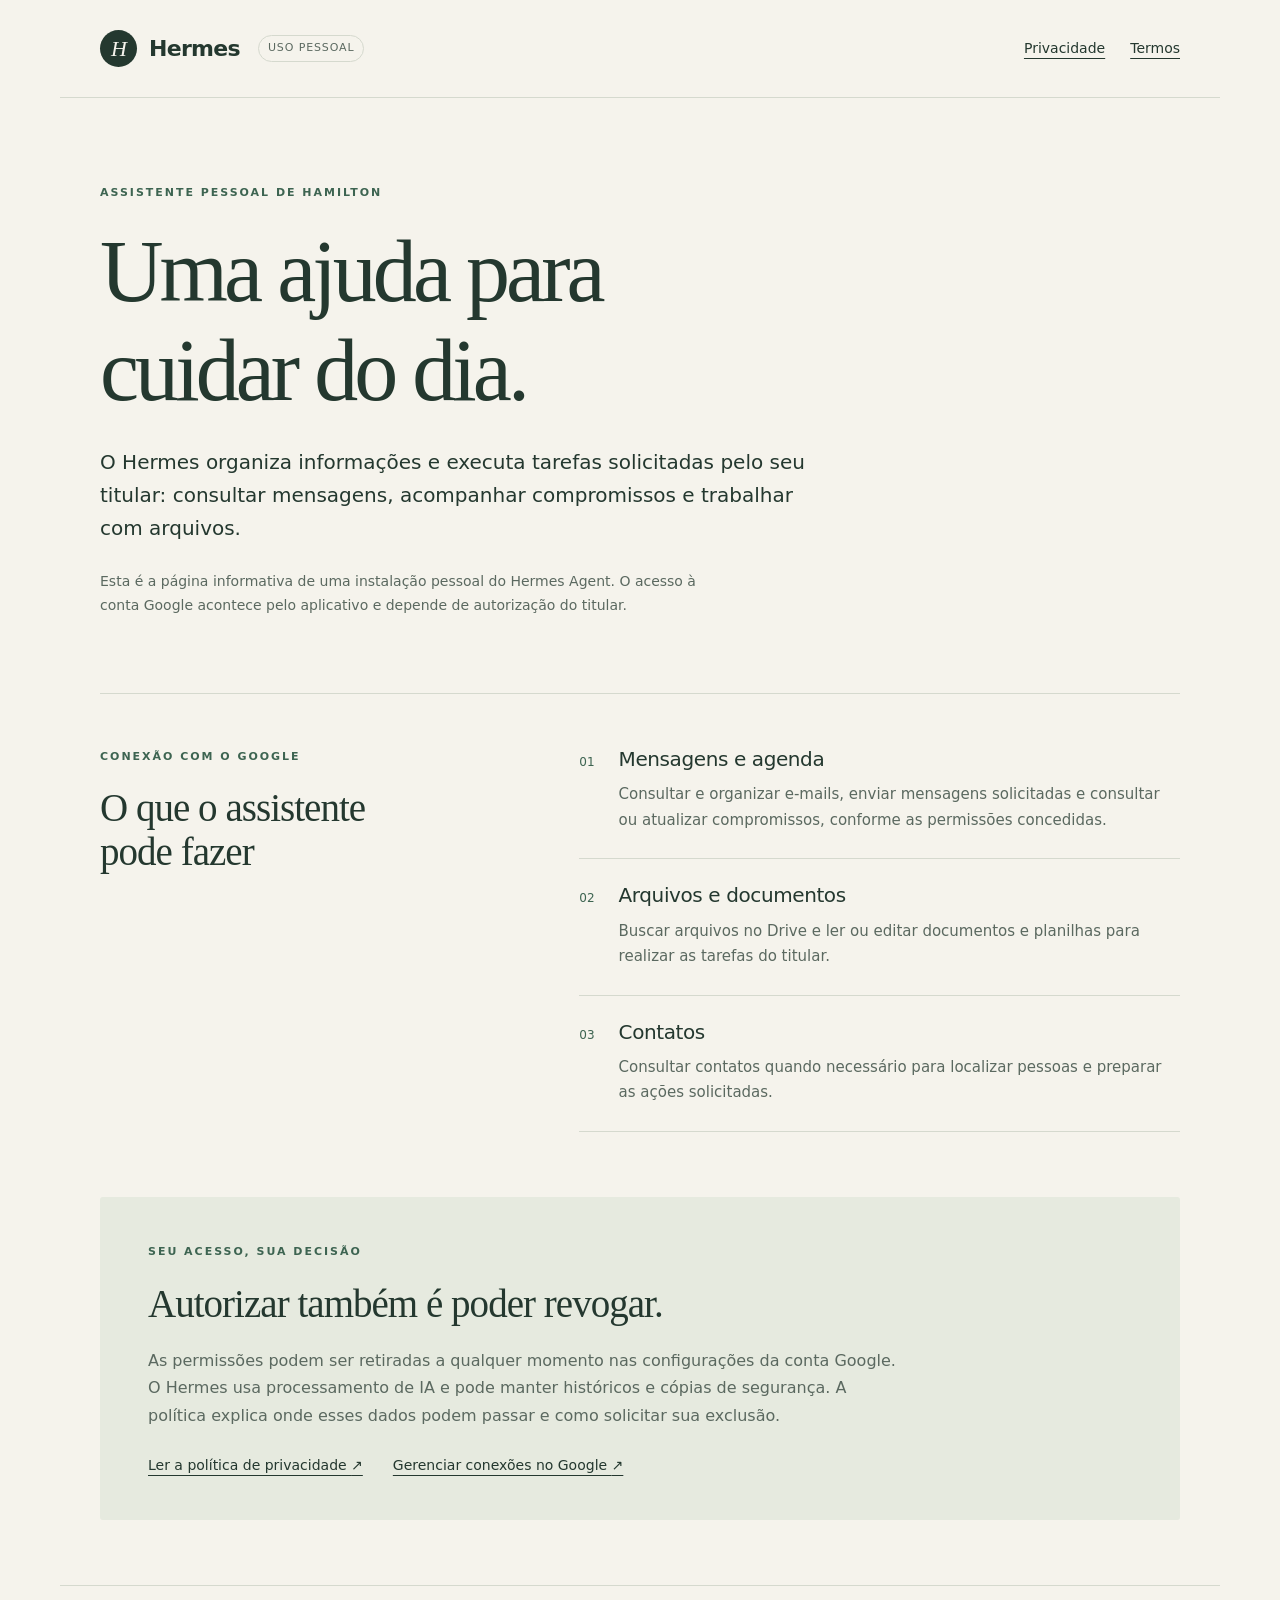
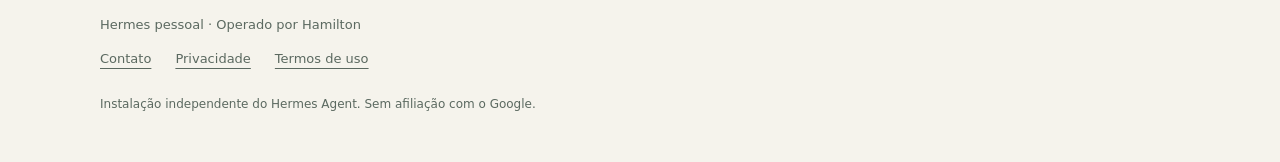
<file: index.html>
<!doctype html>
<html lang="pt-BR">
<head>
  <meta charset="utf-8">
  <meta name="google-site-verification" content="SHvEcRaTYpYt4z2JIRTWUR8QS0__4u2CJapZ5NKGwJQ">
  <meta name="viewport" content="width=device-width,initial-scale=1">
  <meta name="description" content="Hermes: assistente pessoal de Hamilton para organizar mensagens, agenda e documentos com autorização do titular.">
  <title>Hermes · Assistente pessoal</title>
  <link rel="stylesheet" href="style.css">
</head>
<body>
  <header><a class="brand" href="./" aria-label="Hermes, início"><span class="mark" aria-hidden="true">H</span>Hermes<span class="label">uso pessoal</span></a><nav aria-label="Navegação"><a href="privacidade.html">Privacidade</a><a href="termos.html">Termos</a></nav></header>
  <main>
    <section class="intro"><p class="eyebrow">ASSISTENTE PESSOAL DE HAMILTON</p><h1>Uma ajuda para<br>cuidar do dia.</h1><p class="lead">O Hermes organiza informações e executa tarefas solicitadas pelo seu titular: consultar mensagens, acompanhar compromissos e trabalhar com arquivos.</p><p class="note">Esta é a página informativa de uma instalação pessoal do Hermes Agent. O acesso à conta Google acontece pelo aplicativo e depende de autorização do titular.</p></section>
    <section class="services" aria-labelledby="services-title"><div><p class="eyebrow">CONEXÃO COM O GOOGLE</p><h2 id="services-title">O que o assistente pode fazer</h2></div><div class="rows"><article><span class="number">01</span><div><h3>Mensagens e agenda</h3><p>Consultar e organizar e-mails, enviar mensagens solicitadas e consultar ou atualizar compromissos, conforme as permissões concedidas.</p></div></article><article><span class="number">02</span><div><h3>Arquivos e documentos</h3><p>Buscar arquivos no Drive e ler ou editar documentos e planilhas para realizar as tarefas do titular.</p></div></article><article><span class="number">03</span><div><h3>Contatos</h3><p>Consultar contatos quando necessário para localizar pessoas e preparar as ações solicitadas.</p></div></article></div></section>
    <section class="control"><p class="eyebrow">SEU ACESSO, SUA DECISÃO</p><h2>Autorizar também é poder revogar.</h2><p>As permissões podem ser retiradas a qualquer momento nas configurações da conta Google. O Hermes usa processamento de IA e pode manter históricos e cópias de segurança. A política explica onde esses dados podem passar e como solicitar sua exclusão.</p><div class="links"><a href="privacidade.html">Ler a política de privacidade <span aria-hidden="true">↗</span></a><a href="https://myaccount.google.com/connections">Gerenciar conexões no Google <span aria-hidden="true">↗</span></a></div></section>
  </main>
  <footer><p>Hermes pessoal · Operado por Hamilton</p><div><a href="mailto:skym3@proton.me">Contato</a><a href="privacidade.html">Privacidade</a><a href="termos.html">Termos de uso</a></div><p class="small">Instalação independente do Hermes Agent. Sem afiliação com o Google.</p></footer>
</body>
</html>
</file>
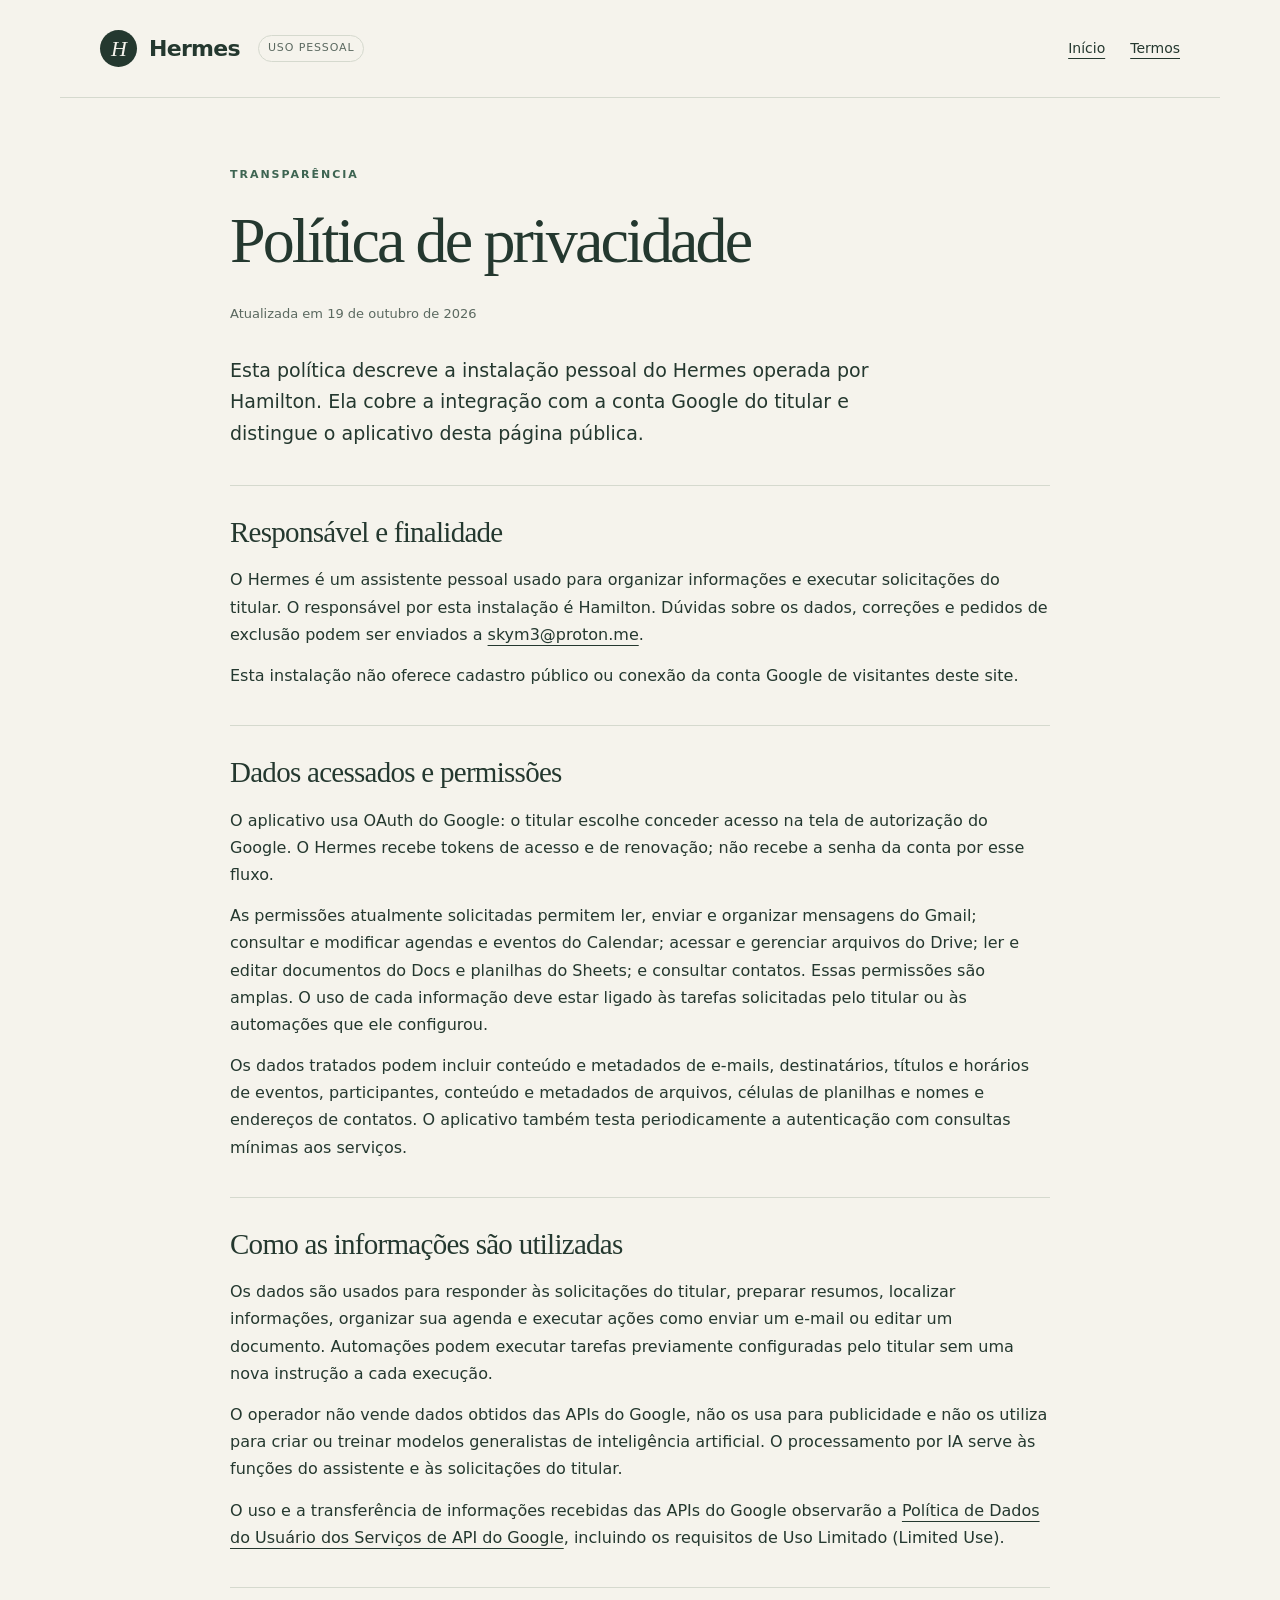
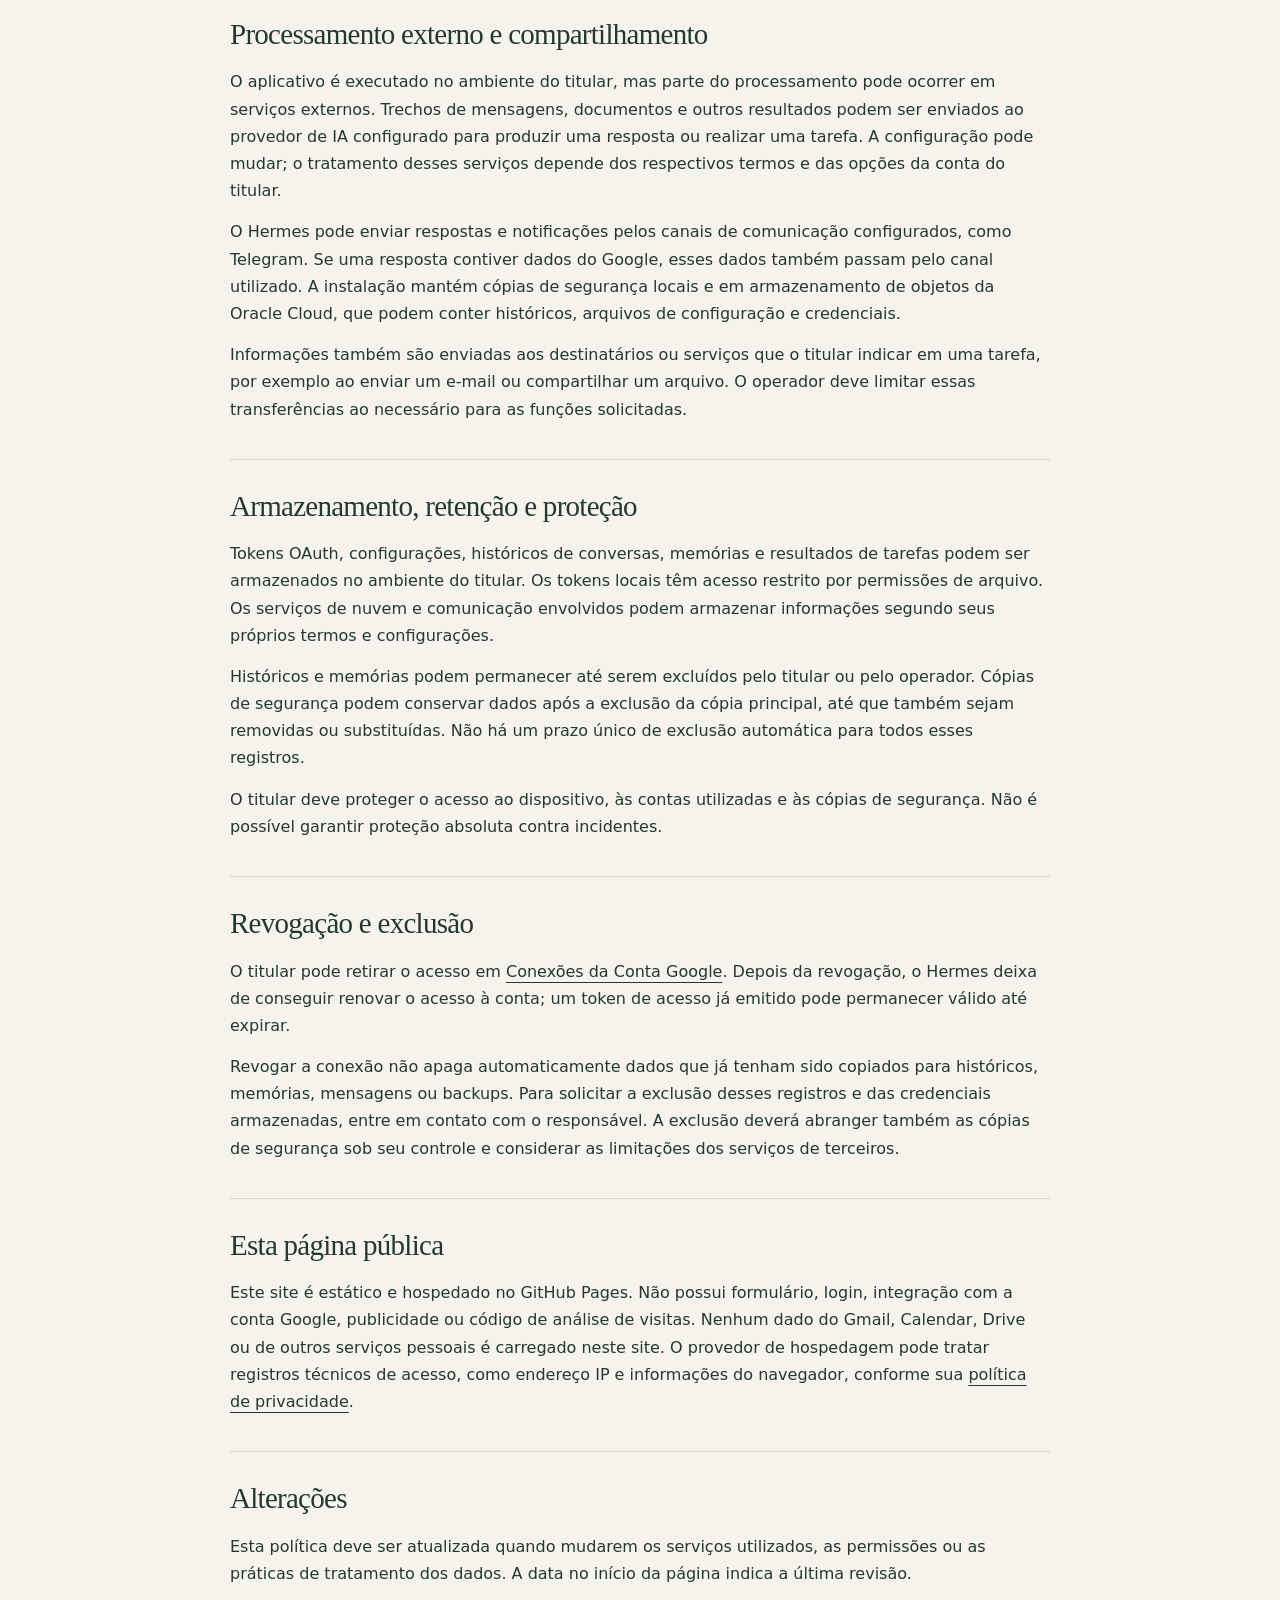
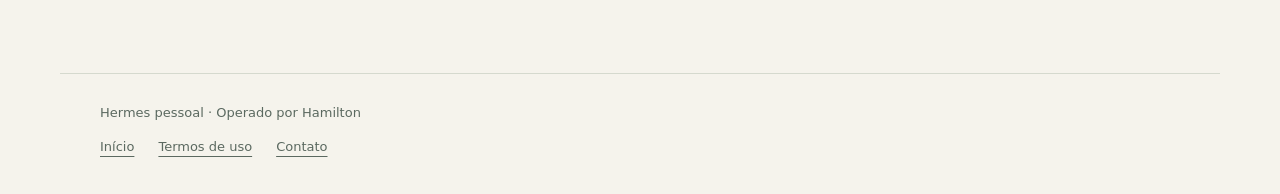
<file: privacidade.html>
<!doctype html>
<html lang="pt-BR">
<head><meta charset="utf-8"><meta name="viewport" content="width=device-width,initial-scale=1"><meta name="description" content="Como a instalação pessoal do Hermes acessa, utiliza, armazena e compartilha dados do Google."><title>Política de privacidade · Hermes</title><link rel="stylesheet" href="style.css"></head>
<body>
<header><a class="brand" href="./"><span class="mark" aria-hidden="true">H</span>Hermes<span class="label">uso pessoal</span></a><nav aria-label="Navegação"><a href="./">Início</a><a href="termos.html">Termos</a></nav></header>
<main class="document"><p class="eyebrow">TRANSPARÊNCIA</p><h1>Política de privacidade</h1><p class="updated">Atualizada em 19 de outubro de 2026</p><p class="lead">Esta política descreve a instalação pessoal do Hermes operada por Hamilton. Ela cobre a integração com a conta Google do titular e distingue o aplicativo desta página pública.</p>
<section><h2>Responsável e finalidade</h2><p>O Hermes é um assistente pessoal usado para organizar informações e executar solicitações do titular. O responsável por esta instalação é Hamilton. Dúvidas sobre os dados, correções e pedidos de exclusão podem ser enviados a <a href="mailto:skym3@proton.me">skym3@proton.me</a>.</p><p>Esta instalação não oferece cadastro público ou conexão da conta Google de visitantes deste site.</p></section>
<section><h2>Dados acessados e permissões</h2><p>O aplicativo usa OAuth do Google: o titular escolhe conceder acesso na tela de autorização do Google. O Hermes recebe tokens de acesso e de renovação; não recebe a senha da conta por esse fluxo.</p><p>As permissões atualmente solicitadas permitem ler, enviar e organizar mensagens do Gmail; consultar e modificar agendas e eventos do Calendar; acessar e gerenciar arquivos do Drive; ler e editar documentos do Docs e planilhas do Sheets; e consultar contatos. Essas permissões são amplas. O uso de cada informação deve estar ligado às tarefas solicitadas pelo titular ou às automações que ele configurou.</p><p>Os dados tratados podem incluir conteúdo e metadados de e-mails, destinatários, títulos e horários de eventos, participantes, conteúdo e metadados de arquivos, células de planilhas e nomes e endereços de contatos. O aplicativo também testa periodicamente a autenticação com consultas mínimas aos serviços.</p></section>
<section><h2>Como as informações são utilizadas</h2><p>Os dados são usados para responder às solicitações do titular, preparar resumos, localizar informações, organizar sua agenda e executar ações como enviar um e-mail ou editar um documento. Automações podem executar tarefas previamente configuradas pelo titular sem uma nova instrução a cada execução.</p><p>O operador não vende dados obtidos das APIs do Google, não os usa para publicidade e não os utiliza para criar ou treinar modelos generalistas de inteligência artificial. O processamento por IA serve às funções do assistente e às solicitações do titular.</p><p>O uso e a transferência de informações recebidas das APIs do Google observarão a <a href="https://developers.google.com/terms/api-services-user-data-policy">Política de Dados do Usuário dos Serviços de API do Google</a>, incluindo os requisitos de Uso Limitado (Limited Use).</p></section>
<section><h2>Processamento externo e compartilhamento</h2><p>O aplicativo é executado no ambiente do titular, mas parte do processamento pode ocorrer em serviços externos. Trechos de mensagens, documentos e outros resultados podem ser enviados ao provedor de IA configurado para produzir uma resposta ou realizar uma tarefa. A configuração pode mudar; o tratamento desses serviços depende dos respectivos termos e das opções da conta do titular.</p><p>O Hermes pode enviar respostas e notificações pelos canais de comunicação configurados, como Telegram. Se uma resposta contiver dados do Google, esses dados também passam pelo canal utilizado. A instalação mantém cópias de segurança locais e em armazenamento de objetos da Oracle Cloud, que podem conter históricos, arquivos de configuração e credenciais.</p><p>Informações também são enviadas aos destinatários ou serviços que o titular indicar em uma tarefa, por exemplo ao enviar um e-mail ou compartilhar um arquivo. O operador deve limitar essas transferências ao necessário para as funções solicitadas.</p></section>
<section><h2>Armazenamento, retenção e proteção</h2><p>Tokens OAuth, configurações, históricos de conversas, memórias e resultados de tarefas podem ser armazenados no ambiente do titular. Os tokens locais têm acesso restrito por permissões de arquivo. Os serviços de nuvem e comunicação envolvidos podem armazenar informações segundo seus próprios termos e configurações.</p><p>Históricos e memórias podem permanecer até serem excluídos pelo titular ou pelo operador. Cópias de segurança podem conservar dados após a exclusão da cópia principal, até que também sejam removidas ou substituídas. Não há um prazo único de exclusão automática para todos esses registros.</p><p>O titular deve proteger o acesso ao dispositivo, às contas utilizadas e às cópias de segurança. Não é possível garantir proteção absoluta contra incidentes.</p></section>
<section><h2>Revogação e exclusão</h2><p>O titular pode retirar o acesso em <a href="https://myaccount.google.com/connections">Conexões da Conta Google</a>. Depois da revogação, o Hermes deixa de conseguir renovar o acesso à conta; um token de acesso já emitido pode permanecer válido até expirar.</p><p>Revogar a conexão não apaga automaticamente dados que já tenham sido copiados para históricos, memórias, mensagens ou backups. Para solicitar a exclusão desses registros e das credenciais armazenadas, entre em contato com o responsável. A exclusão deverá abranger também as cópias de segurança sob seu controle e considerar as limitações dos serviços de terceiros.</p></section>
<section><h2>Esta página pública</h2><p>Este site é estático e hospedado no GitHub Pages. Não possui formulário, login, integração com a conta Google, publicidade ou código de análise de visitas. Nenhum dado do Gmail, Calendar, Drive ou de outros serviços pessoais é carregado neste site. O provedor de hospedagem pode tratar registros técnicos de acesso, como endereço IP e informações do navegador, conforme sua <a href="https://docs.github.com/en/site-policy/privacy-policies/github-general-privacy-statement">política de privacidade</a>.</p></section>
<section><h2>Alterações</h2><p>Esta política deve ser atualizada quando mudarem os serviços utilizados, as permissões ou as práticas de tratamento dos dados. A data no início da página indica a última revisão.</p></section>
</main><footer><p>Hermes pessoal · Operado por Hamilton</p><div><a href="./">Início</a><a href="termos.html">Termos de uso</a><a href="mailto:skym3@proton.me">Contato</a></div></footer>
</body></html>
</file>
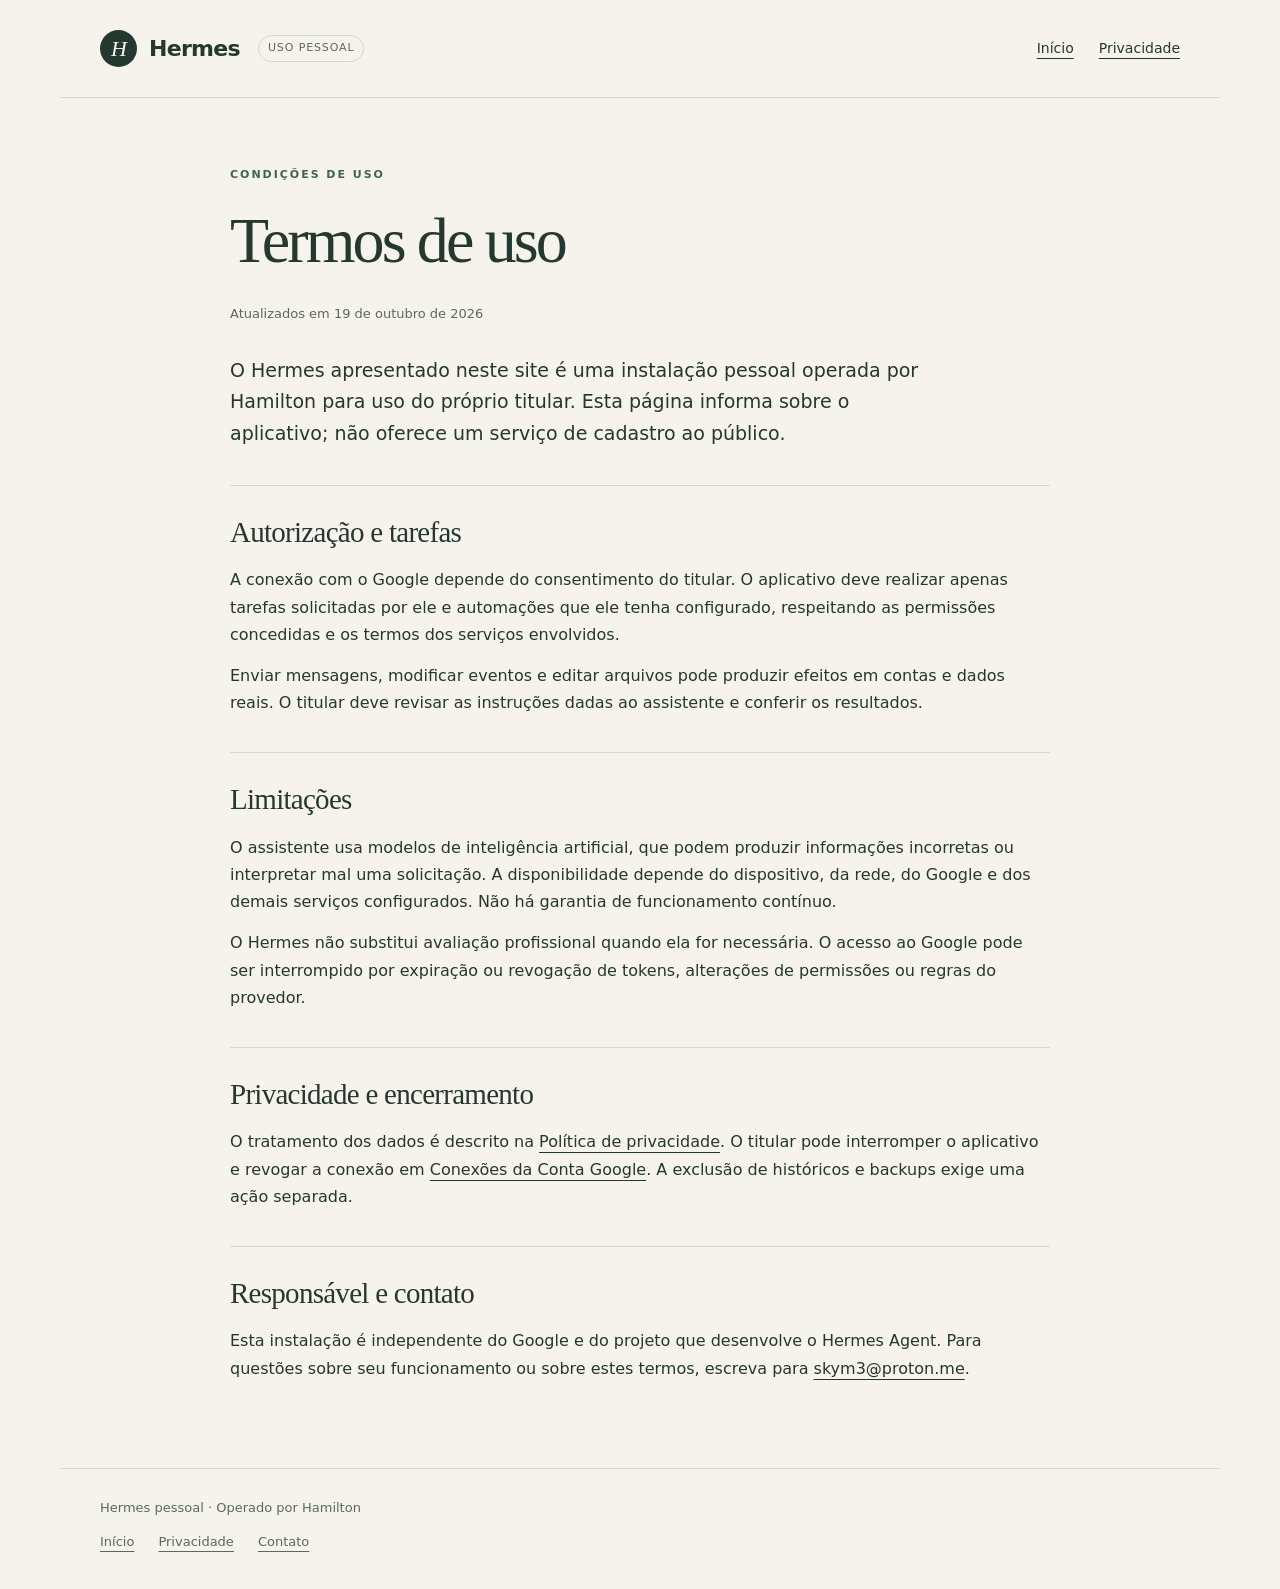
<file: termos.html>
<!doctype html>
<html lang="pt-BR">
<head><meta charset="utf-8"><meta name="viewport" content="width=device-width,initial-scale=1"><meta name="description" content="Condições de uso da instalação pessoal do assistente Hermes."><title>Termos de uso · Hermes</title><link rel="stylesheet" href="style.css"></head>
<body><header><a class="brand" href="./"><span class="mark" aria-hidden="true">H</span>Hermes<span class="label">uso pessoal</span></a><nav aria-label="Navegação"><a href="./">Início</a><a href="privacidade.html">Privacidade</a></nav></header>
<main class="document"><p class="eyebrow">CONDIÇÕES DE USO</p><h1>Termos de uso</h1><p class="updated">Atualizados em 19 de outubro de 2026</p><p class="lead">O Hermes apresentado neste site é uma instalação pessoal operada por Hamilton para uso do próprio titular. Esta página informa sobre o aplicativo; não oferece um serviço de cadastro ao público.</p>
<section><h2>Autorização e tarefas</h2><p>A conexão com o Google depende do consentimento do titular. O aplicativo deve realizar apenas tarefas solicitadas por ele e automações que ele tenha configurado, respeitando as permissões concedidas e os termos dos serviços envolvidos.</p><p>Enviar mensagens, modificar eventos e editar arquivos pode produzir efeitos em contas e dados reais. O titular deve revisar as instruções dadas ao assistente e conferir os resultados.</p></section>
<section><h2>Limitações</h2><p>O assistente usa modelos de inteligência artificial, que podem produzir informações incorretas ou interpretar mal uma solicitação. A disponibilidade depende do dispositivo, da rede, do Google e dos demais serviços configurados. Não há garantia de funcionamento contínuo.</p><p>O Hermes não substitui avaliação profissional quando ela for necessária. O acesso ao Google pode ser interrompido por expiração ou revogação de tokens, alterações de permissões ou regras do provedor.</p></section>
<section><h2>Privacidade e encerramento</h2><p>O tratamento dos dados é descrito na <a href="privacidade.html">Política de privacidade</a>. O titular pode interromper o aplicativo e revogar a conexão em <a href="https://myaccount.google.com/connections">Conexões da Conta Google</a>. A exclusão de históricos e backups exige uma ação separada.</p></section>
<section><h2>Responsável e contato</h2><p>Esta instalação é independente do Google e do projeto que desenvolve o Hermes Agent. Para questões sobre seu funcionamento ou sobre estes termos, escreva para <a href="mailto:skym3@proton.me">skym3@proton.me</a>.</p></section>
</main><footer><p>Hermes pessoal · Operado por Hamilton</p><div><a href="./">Início</a><a href="privacidade.html">Privacidade</a><a href="mailto:skym3@proton.me">Contato</a></div></footer></body></html>
</file>
<file: style.css>
:root{color-scheme:light;--paper:#f5f3ec;--ink:#24382f;--muted:#5b6960;--line:#d5d9ce;--accent:#3d6451}*{box-sizing:border-box}body{margin:0;background:var(--paper);color:var(--ink);font-family:system-ui,-apple-system,BlinkMacSystemFont,"Segoe UI",sans-serif;line-height:1.7}a{color:inherit;text-underline-offset:5px}a:hover{color:#226e47}a:focus-visible{outline:3px solid var(--accent);outline-offset:5px}header,main,footer{max-width:1160px;margin:0 auto;padding-left:40px;padding-right:40px}header{display:flex;align-items:center;justify-content:space-between;padding-top:30px;padding-bottom:30px;border-bottom:1px solid var(--line);gap:22px}.brand{display:flex;align-items:center;gap:12px;text-decoration:none;font-weight:650;font-size:22px;letter-spacing:-.7px}.mark{display:grid;place-items:center;background:var(--ink);color:var(--paper);width:37px;height:37px;border-radius:50%;font-family:Georgia,serif;font-style:italic;font-weight:400}.label{margin-left:6px;font-size:11px;font-weight:500;letter-spacing:.08em;text-transform:uppercase;border:1px solid var(--line);padding:3px 9px;border-radius:30px;color:var(--muted)}nav{display:flex;gap:25px;font-size:14px}.intro{padding:86px 0 75px;max-width:820px}.eyebrow{font-size:11px;font-weight:650;letter-spacing:.18em;color:var(--accent);margin:0 0 20px}h1,h2,h3{line-height:1.12;font-weight:450}h1{font-family:Georgia,"Times New Roman",serif;font-size:clamp(46px,7vw,88px);letter-spacing:-.045em;margin:0 0 26px}h2{font-family:Georgia,"Times New Roman",serif;font-size:clamp(29px,4vw,39px);letter-spacing:-.025em;margin:0 0 22px}h3{font-size:20px;letter-spacing:-.02em;margin:0 0 12px}.lead{font-size:20px;line-height:1.65;max-width:710px;margin:0 0 25px}.note{font-size:14px;color:var(--muted);max-width:600px;margin:0}.services{display:grid;grid-template-columns:1fr 1.45fr;gap:65px;padding:54px 0 65px;border-top:1px solid var(--line)}.services h2{max-width:330px}.rows article{display:flex;gap:24px;padding:25px 0;border-bottom:1px solid var(--line)}.rows article:first-child{padding-top:0}.rows p{font-size:15px;color:var(--muted);margin:0}.number{font-size:12px;color:var(--accent);padding-top:4px}.control{background:#e6eadf;padding:46px 48px 42px;margin:0 0 65px;border-radius:3px}.control p:not(.eyebrow){max-width:760px;color:var(--muted)}.links{display:flex;gap:30px;flex-wrap:wrap;font-size:14px;margin-top:25px}.links a{text-decoration-thickness:1px}footer{border-top:1px solid var(--line);padding-top:28px;padding-bottom:36px;font-size:13px;color:var(--muted)}footer p{margin:0 0 12px}footer div{display:flex;gap:24px;flex-wrap:wrap}.small{margin-top:24px;font-size:12px}.document{max-width:900px;padding-top:68px;padding-bottom:72px}.document h1{font-size:clamp(40px,6vw,64px)}.updated{font-size:13px;color:var(--muted);margin-bottom:30px}.document .lead{font-size:19px}.document section{border-top:1px solid var(--line);margin-top:36px;padding-top:30px}.document h2{font-size:29px;margin-bottom:18px}.document section p{font-size:16px;margin:14px 0}.document section a{overflow-wrap:anywhere}@media(max-width:700px){header,main,footer{padding-left:23px;padding-right:23px}header{align-items:flex-start;flex-direction:column;gap:18px}.brand{font-size:21px}nav{gap:22px}.intro{padding:55px 0}.lead{font-size:18px}.services{grid-template-columns:1fr;gap:24px;padding:38px 0 45px}.services h2{max-width:none}.control{padding:29px 25px;margin-bottom:42px}.links{gap:18px}.document{padding-top:45px}.document h2{font-size:26px}}
</file>
